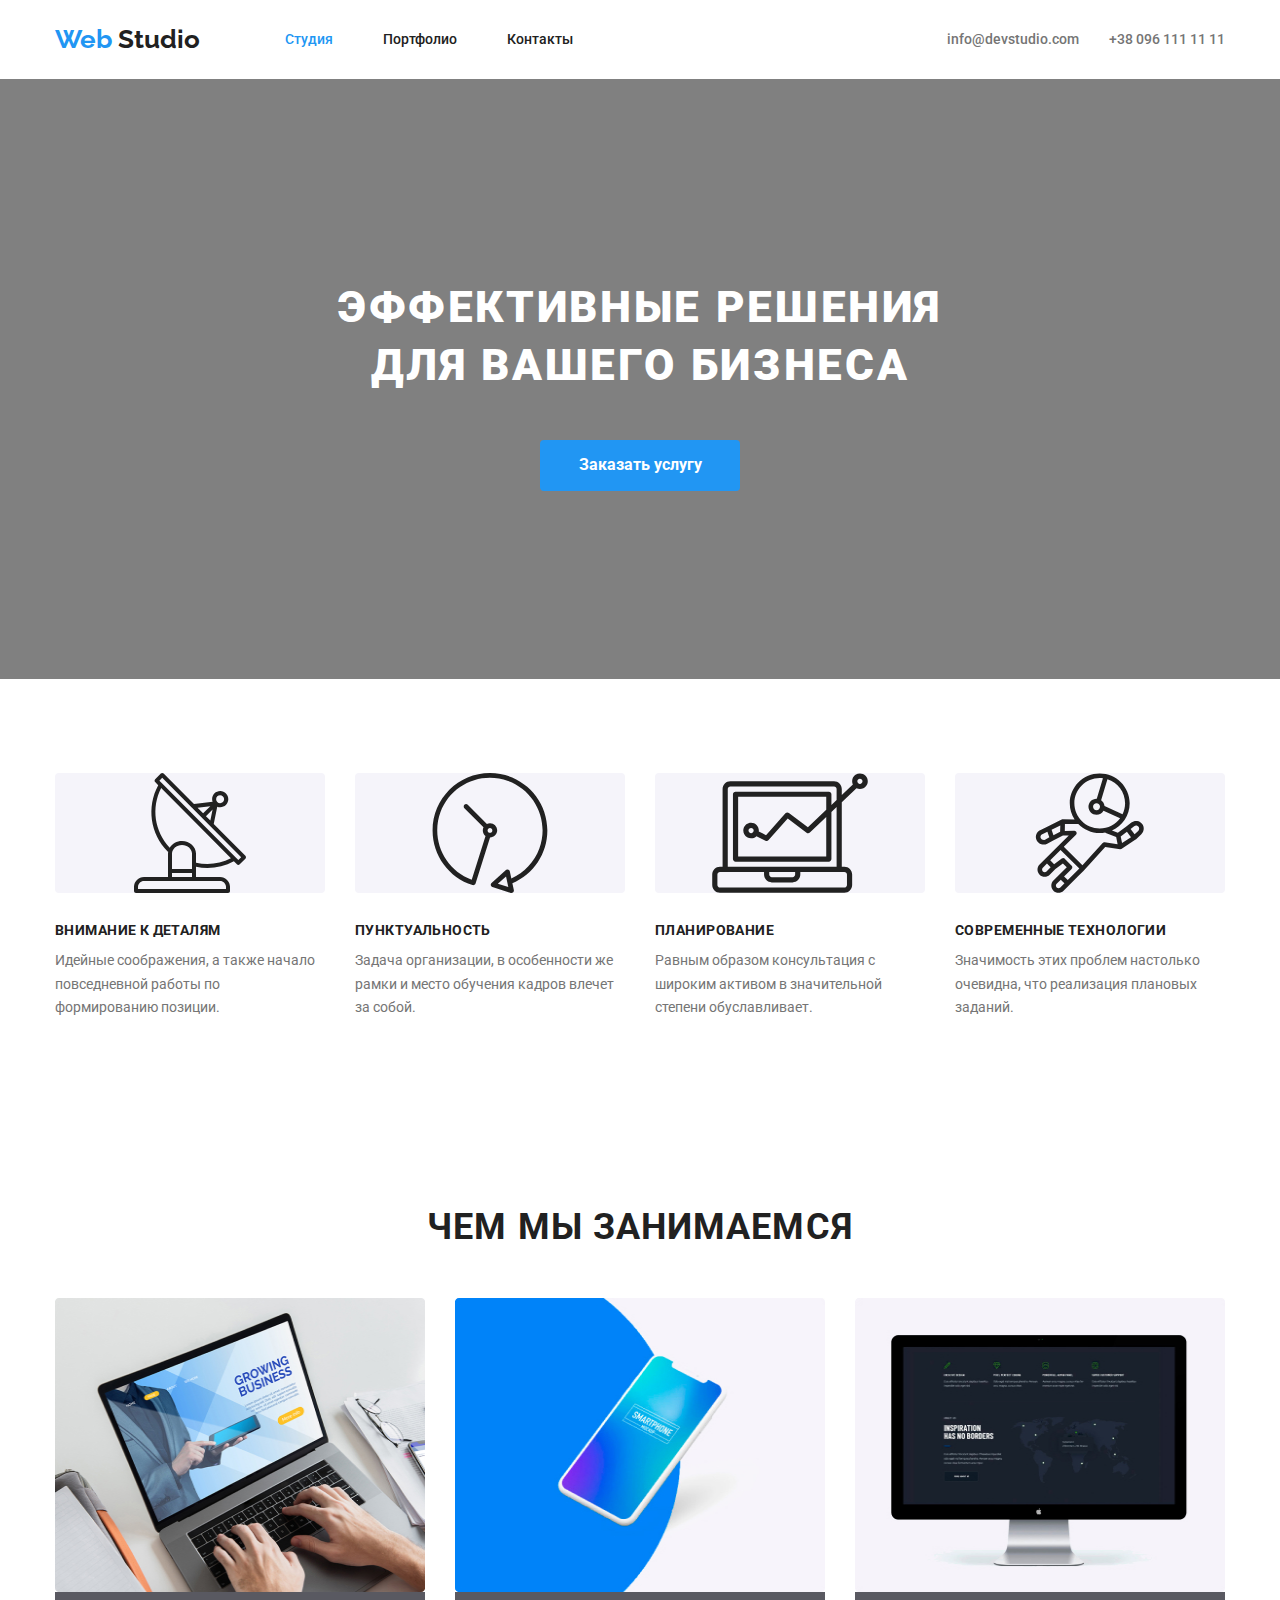
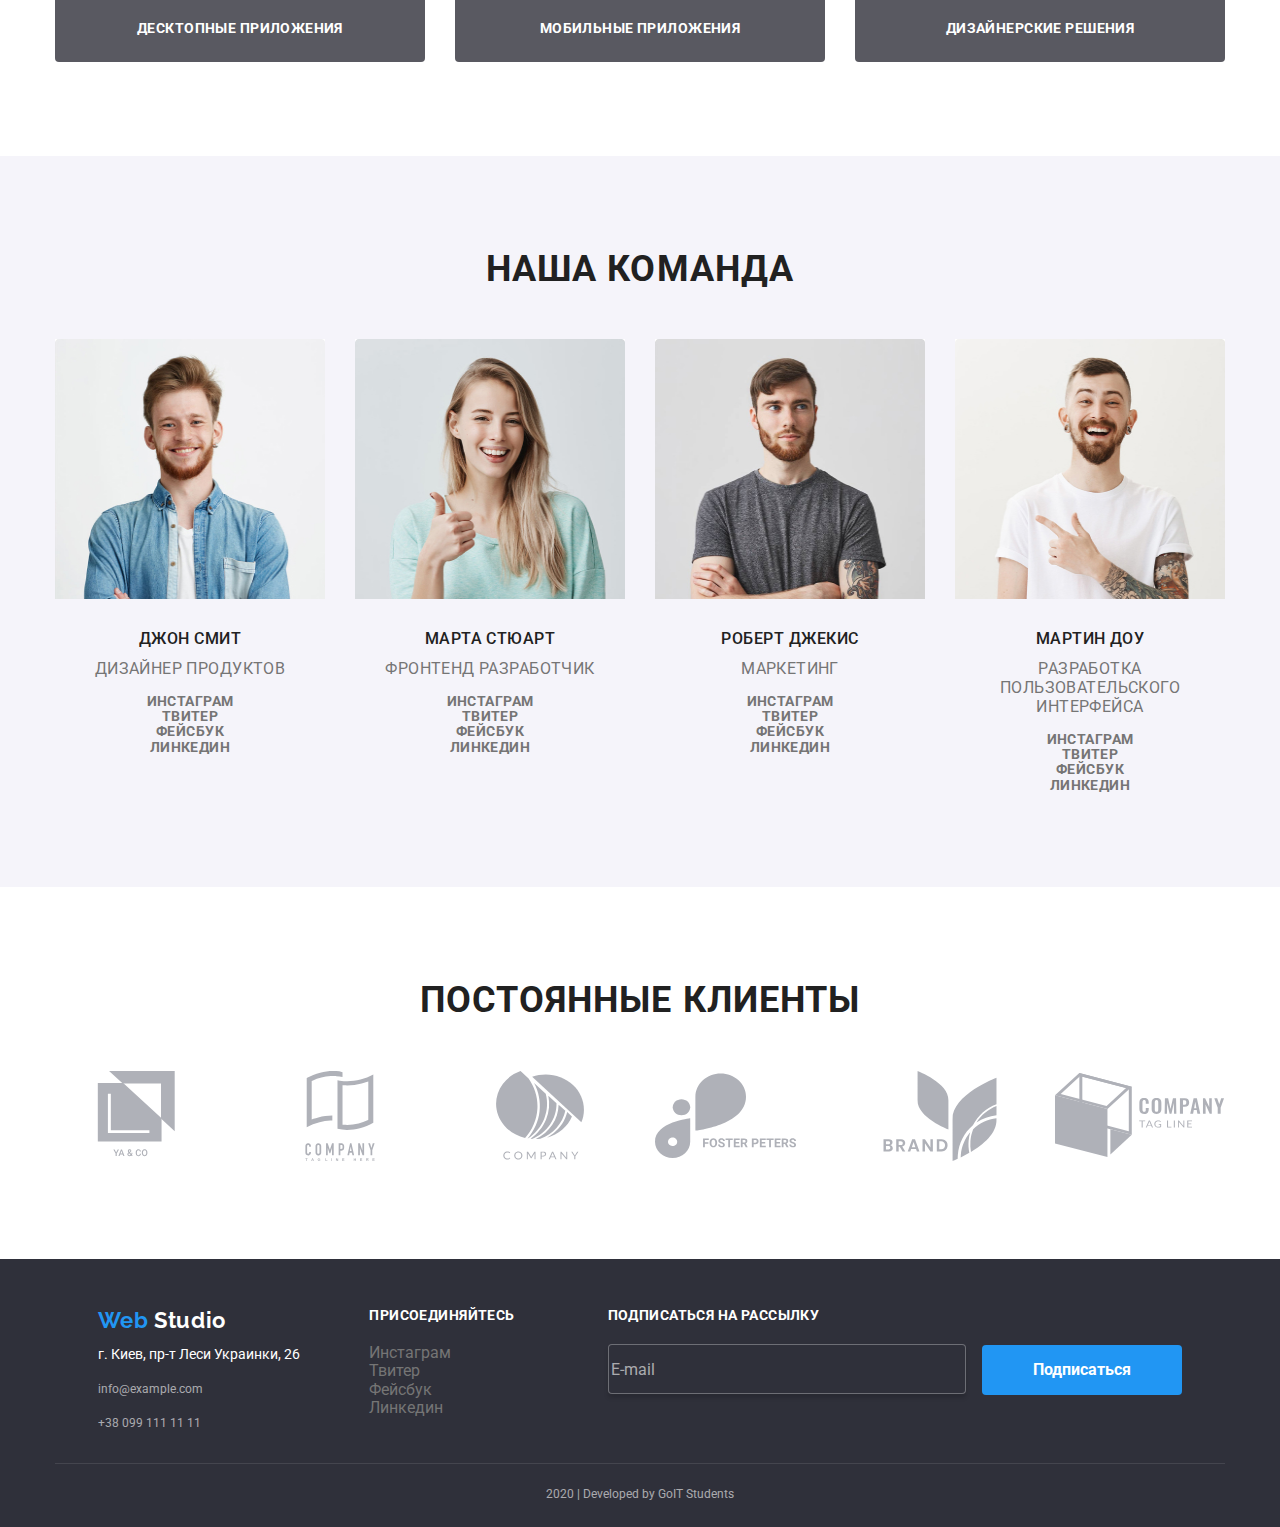
<file: index.html>
<!DOCTYPE html>
<html lang="ru">
  <head>
    <meta charset="UTF-8" />
    <meta name="viewport" content="width=device-width, initial-scale=1.0" />
    <title>Web Studio</title>
    <link
      href="https://fonts.googleapis.com/css2?family=Raleway:wght@700&family=Roboto:wght@500;700;900&display=swap"
      rel="stylesheet"
    />
    <link
      rel="stylesheet"
      href="https://cdnjs.cloudflare.com/ajax/libs/modern-normalize/0.6.0/modern-normalize.min.css"
    />
    <link rel="stylesheet" href="./style.css" />
  </head>
  <body class="body">
    <!-- website head -->
    <header class="page-header">
     
      <div class="container">
         <nav class="logo">
        <a href="./index.html" class="section-logo">
          <span class="web-logo"> Web</span> Studio
        </a>
      </nav>
        <ul class="site-nav list">
          <li class="menu__li active item" data-menuanchor="firstPage">
            <a href="#" class="link">Студия</a>
          </li>
          <li class="item">
            <a href="./portfolio.html" class="link">Портфолио</a>
          </li>
          <li class="item"><a href="" class="link">Контакты</a></li>
                          </ul>
</nav>
<div class="conteiner-info">
  <ul class="info-title list">
          <li class="item">
            <a href="mailto:info@devstudio.com ">info@devstudio.com</a>
          </li>
          <li class="item">
            <a href="tel:+380961111111"> +38 096 111 11 11</a>
          </li>
        </ul>
      </div>
        
        
      </div>
    </header>
    <!-- section one  -->
    <main>
    <section class="section-one">
      <div class="container-one">
        
          <h1 class="heading">
        эффективные решения <br>
        для вашего бизнеса
      </h1>
        
      <a href="" class="button">Заказать услугу</a>
      </div>
    
    </section>
    <!-- section too -->
    <section class="section-too ">
      <div class="container-too">
      <ul class="list list-item">
        <li class="item ">
          <a href="" class="link"
            ><img src="./img/antenka.svg" class="border-picteres" alt="Антена"
          /></a>

          <h2 class="section-title">Внимание к деталям</h2>
          <p class="desk">
            Идейные соображения, а также начало повседневной работы по
            формированию позиции.
          </p>
        </li>
        <li class="item">
          <a href="" class="link"> <img src="./img/clok.svg" class="border-picteres" alt="Часы" /></a>

          <h3 class="section-title">Пунктуальность</h3>
          <p class="desk">
            Задача организации, в особенности же рамки и место обучения кадров
            влечет за собой.
          </p>
        </li>
        <li class="item">
          <a href="" class="link "> <img src="./img/comp.svg" class="border-picteres" alt="Комп" /></a>

          <h3 class="section-title">Планирование</h3>
          <p class="desk">
            Равным образом консультация с широким активом в значительной степени
            обуславливает.
          </p>
        </li>
        <li class="item">
          <a href="" class="link"><img src="./img/robot.svg" class="border-picteres" alt="Робот" /></a>

          <h3 class="section-title">Современные технологии</h3>
          <p class="desk">
            Значимость этих проблем настолько очевидна, что реализация плановых
            заданий.
          </p>
        </li>
      </ul>
      </div>
    </section>
    <!-- What are we doing -->
    <section class="applications">
      <div class="cotainer-applications">
<h2 class="section-title caption">Чем мы занимаемся</h2>
<ul class="list caption-item">
  <li class="item">
    <img src="./img/1.jpg" class="img" alt="ноутбук" width="370" height="294" />
    <p class="list-section"><a href="" class="caption-text"> Десктопные приложения</a></p>
  </li>
  <li class="item">
    <img src="./img/2.jpg" class="img" alt="мобильный" width="370" height="294" />
    <p class="list-section"><a href="" class="caption-text">Мобильные приложения</a></p>
  </li>
  <li class="item">
    <img src="./img/3.jpg" class="img" alt="монитор" width="370" height="294" />
    <p class="list-section"><a href="" class="caption-text">Дизайнерские решения</a></p>
  </li>
</ul>
      </div>
      
    </section>
    <!--our team -->
    <section class="section-team">
      <div class="container-team">
<h2 class="section-title caption">Наша команда</h2>
<ul class="section-title list team-item">
  <li class="item">
    <img src="./img/Джонсмит.jpg" class="img" alt="Джон Смит" width="270" height="260" />
    <h3 class="section-title name-section">Джон Смит</h3>
    <p class="subtitle">Дизайнер продуктов</p>
    <ul class="list link">
      <li>
        <a href="" class="link color" aria-label="ссылка на Инстаграм">Инстаграм</a>
      </li>
      <li>
        <a href="" class="link color" aria-label="ссылка на Твитер">Твитер</a>
      </li>
      <li>
        <a href="" class="link color" aria-label="ссылка на Фейсбук ">Фейсбук</a>
      </li>
      <li>
        <a href="" class="link color" aria-label="ссылка на Линкеди">Линкедин</a>
      </li>
    </ul>
  </li>
  <li class="item">
    <img src="./img/марта.jpg" class="img" alt="Марта Стюарт" width="270" height="260" />
    <h3 class="section-title name-section">Марта Стюарт</h3>
    <p class="subtitle">Фронтенд Разработчик</p>
    <ul class="list">
      <li>
        <a href="" class="link color" aria-label="ссылка на Инстаграм">Инстаграм</a>
      </li>
      <li>
        <a href="" class="link color" aria-label="ссылка на Твитер">Твитер</a>
      </li>
      <li>
        <a href="" class="link color" aria-label="ссылка на Фейсбук ">Фейсбук</a>
      </li>
      <li>
        <a href="" class="link color" aria-label="ссылка на Линкеди">Линкедин</a>
      </li>
    </ul>
  </li>
  <li class="item">
    <img src="./img/роберт.jpg" class="img" alt="Роберт Джекис" width="270" height="260" />

    <h3 class="section-title name-section">Роберт Джекис</h3>
    <p class="subtitle">Маркетинг</p>
    <ul class="list">
      <li>
        <a href="" class="link color" aria-label="ссылка на Инстаграм">Инстаграм</a>
      </li>
      <li>
        <a href="" class="link color" aria-label="ссылка на Твитер">Твитер</a>
      </li>
      <li>
        <a href="" class="link color" aria-label="ссылка на Фейсбук ">Фейсбук</a>
      </li>
      <li>
        <a href="" class="link color" aria-label="ссылка на Линкеди">Линкедин</a>
      </li>
    </ul>
  </li>
  <li class="item">
    <img src="./img/мартин.jpg" class="img" alt="Мартин Доу" width="270" height="260" />
    <h3 class="section-title name-section">Мартин Доу</h3>
    <p class="subtitle">Разработка <br> пользовательского интерфейса</p>

    <ul class="list ">
      <li>
        <a href="" class="link color" aria-label="ссылка на Инстаграм">Инстаграм</a>
      </li>
      <li>
        <a href="" class="link color" aria-label="ссылка на Твитер">Твитер</a>
      </li>
      <li>
        <a href="" class="link color" aria-label="ссылка на Фейсбук ">Фейсбук</a>
      </li>
      <li>
        <a href="" class="link color" aria-label="ссылка на Линкеди">Линкедин</a>
      </li>
    </ul>
  </li>
</ul>
      </div>
      
    </section>
    <!-- Regular customers -->
    <section class="Regular-customers" >
      <div class="container-costumers">
                   <h2 class=" section-title caption" >Постоянные клиенты</h2>
              <ul class=" list ">
        <li class="regular item">
          <a href="" class="link"
            ><img src="./img/logo1.svg" width="170" height="90" alt="YA & CO"
          /></a>
        </li>
        <li class="regular item">
          <a href="" class="link"
            ><img src="./img/logo2.svg" width="170" height="90" alt="Company tagline here"
          /></a>
        </li>
        <li class="regular item">
          <a href="" class="link"
            ><img src="./img/logo3.svg" width="170" height="90" alt="company"
          /></a>
        </li>
        <li class="regular item">
          <a href="" class="link"
            ><img src="./img/logo4.svg" width="170" height="90" alt="Foster peters"
          /></a>
        </li>
        <li class="regular item">
          <a href="" class="link"><img src="./img/logo5.svg" width="170" height="90" alt="Brand" /></a>
        </li>
        <li class="regular item">
          <a href="" class="link"
            ><img src="./img/logo6.svg" width="170" height="90" alt="company nag line"
          /></a>
        </li>
      </ul>
      </div>
    </section>
    </main>
     
    <!--footer  -->
    <footer class="footer">
      <div class="container-footer">
        <div class="footer-main">
<div class="block-adress" >
  <a href="" class="footer-logo">
    <span class="web-logo"> Web</span> Studio</a>
  <address class="adress-item">
    <p class="adres text">г. Киев, пр-т Леси Украинки, 26</p>
    <p><a href="" class="adres-title link">info@example.com</a></p>
    <p><a href="" class="adres-title link">+38 099 111 11 11</a></p>
  </address>
</div>
<div class="block-join">
  <p class="join-in">присоединяйтесь</p>
  <ul class=" list">
    <li>
      <a href="" class="link color" aria-label="ссылка на Инстаграм">Инстаграм</a>
    </li>
    <li>
      <a href="" class="link color" aria-label="ссылка на Твитер">Твитер</a>
    </li>
    <li>
      <a href="" class="link color" aria-label="ссылка на Фейсбук ">Фейсбук</a>
    </li>
    <li>
      <a href="" class="link color" aria-label="ссылка на Линкеди">Линкедин</a>
    </li>
  </ul>
</div>
<div>

  <p class="join-in text">подписаться на рассылку</p>

  <input name="E-mail" class="input" type="text" value="E-mail" />
  <a href="" class="button">Подписаться</a>
</div>
        </div>
       
  
    <div class="copirate">
           <p class="adres-title">2020 | Developed by GoIT Students</p>
      </div>
  </div>
    </footer>
  </body>
</html>
</file>
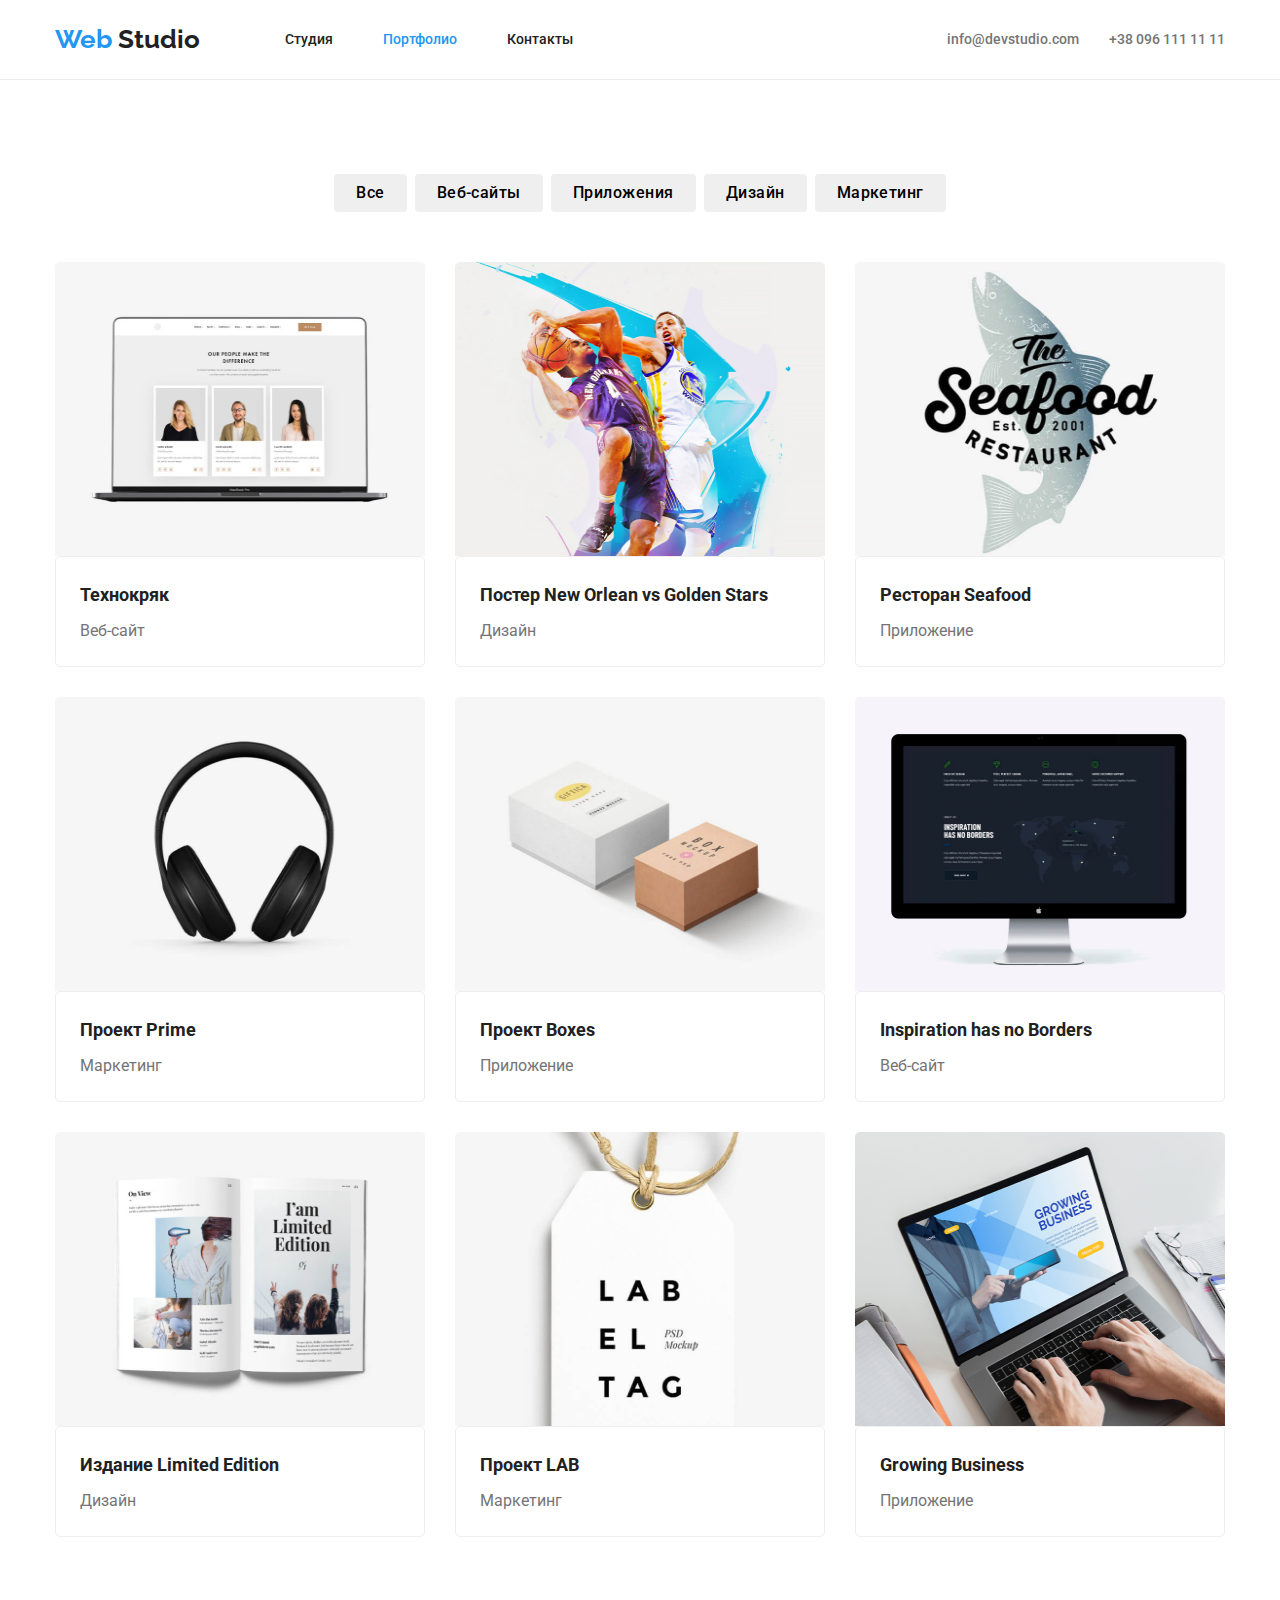
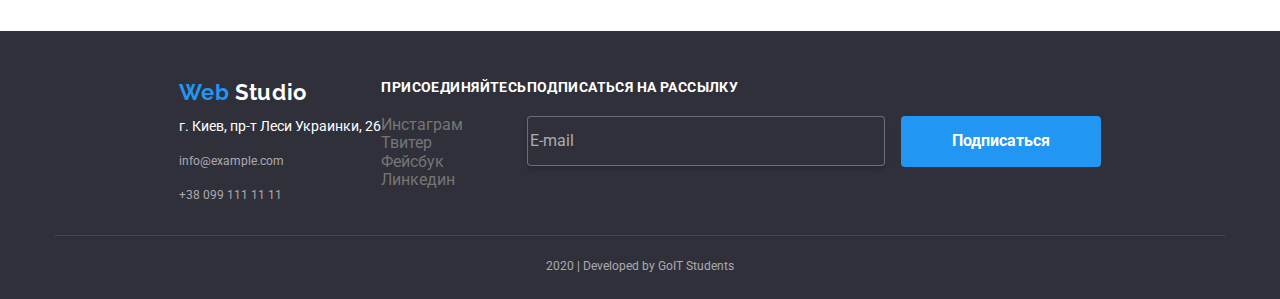
<file: portfolio.html>
<!DOCTYPE html>
<html lang="ru">
  <head>
    <meta charset="UTF-8" />
    <meta name="viewport" content="width=device-width, initial-scale=1.0" />
    <title>Web Studio</title>
    <link
      href="https://fonts.googleapis.com/css2?family=Raleway:wght@700&family=Roboto:wght@500;700;900&display=swap"
      rel="stylesheet"
    />
    <link
      rel="stylesheet"
      href="https://cdnjs.cloudflare.com/ajax/libs/modern-normalize/0.6.0/modern-normalize.min.css"
    />

    <link rel="stylesheet" href="./style.css" />
  </head>
  <body class="body">
    <!-- website head -->
    <header class="page-header">
      <div class="container">
        <nav class="logo">
          <a href="./index.html" class="section-logo">
            <span class="web-logo"> Web</span> Studio
          </a>
        </nav>
        <ul class="site-nav list">
          <li class="item" data-menuanchor="firstPage">
            <a href="./index.html" class="link">Студия</a>
          </li>
          <li class="menu__li active item" data-menuanchor="secondpage">
            <a href="./portfolio.html" class="link">Портфолио</a>
          </li>
          <li class="item"><a href="" class="link">Контакты</a></li>
        </ul>
        <div class="conteiner-info">
          <ul class="info-title list">
            <li class="item">
              <a href="mailto:info@devstudio.com ">info@devstudio.com</a>
            </li>
            <li class="item">
              <a href="tel:+380961111111"> +38 096 111 11 11</a>
            </li>
          </ul>
        </div>
      </div>
    </header>
    <main>
      <!-- button -->
      <section class="border">
        <ul class="list container-button">
          <li class="button-item">
            <button type="button" class="button-portfolio">Все</button>
          </li>
          <li class="button-item">
            <button type="button" class="button-portfolio">
              Веб-сайты
            </button>
          </li>
          <li class="button-item">
            <button type="button" class="button-portfolio">
              Приложения
            </button>
          </li>
          <li class="button-item">
            <button type="button" class="button-portfolio">
              Дизайн
            </button>
          </li>
          <li class="button-item">
            <button type="button" class="button-portfolio">
              Маркетинг
            </button>
          </li>
        </ul>
        <ul class="decoration-list">
          <li class="list item">
            <a href="">
              <img
                src="./img/port1.jpg"
                class="img"
                width="370"
                height="294"
                alt=""
              />
              <div class="portfolio-text">
                <h2 class="h-title">Технокряк</h2>
                <p class="p-title">Веб-сайт</p>
                <!-- <p class="p-title">
                Технокряк это современная площадка распространения коронавируса.
                Компании используют эту платформу для цифрового шпионажа и атак
                на защищённые сервера конкурентов.
              </p> -->
              </div>
            </a>
          </li>
          <li class="list item">
            <a href="" class="decoration">
              <img
                src="./img/port2.jpg"
                class="img"
                width="370"
                height="294"
                alt=""
              />
              <div class="portfolio-text">
                <h2 class="h-title">Постер New Orlean vs Golden Stars</h2>
                <p class="p-title">Дизайн</p>
                <!-- <p class="p-title">
                Технокряк это современная площадка распространения коронавируса.
                Компании используют эту платформу для цифрового шпионажа и атак
                на защищённые сервера конкурентов.
              </p> -->
              </div>
            </a>
          </li>
          <li class="list item">
            <a href="" class="decoration">
              <img
                src="./img/port3.jpg"
                class="img"
                width="370"
                height="294"
                alt=""
                width="380"
                height="294"
              />
              <div class="portfolio-text">
                <h2 class="h-title">Ресторан Seafood</h2>
                <p class="p-title">Приложение</p>
                <!-- <p class="p-title">
                Технокряк это современная площадка распространения коронавируса.
                Компании используют эту платформу для цифрового шпионажа и атак
                на защищённые сервера конкурентов.
              </p> -->
              </div>
            </a>
          </li>
          <li class="list item">
            <a href="" class="decoration">
              <img
                src="./img/port4.jpg"
                class="img"
                alt=""
                width="370"
                height="294"
              />
              <div class="portfolio-text">
                <h2 class="h-title">Проект Prime</h2>
                <p class="p-title">Маркетинг</p>
                <!-- <p class="p-title">
                Технокряк это современная площадка распространения коронавируса.
                Компании используют эту платформу для цифрового шпионажа и атак
                на защищённые сервера конкурентов.
              </p> -->
              </div>
            </a>
          </li>
          <li class="list item">
            <a href="" class="decoration">
              <img
                src="./img/port5.jpg"
                class="img"
                alt=""
                width="370"
                height="294"
              />

              <div class="portfolio-text">
                <h2 class="h-title">Проект Boxes</h2>
                <p class="p-title">Приложение</p>
                <!-- <p class="p-title">
                Технокряк это современная площадка распространения коронавируса.
                Компании используют эту платформу для цифрового шпионажа и атак
                на защищённые сервера конкурентов.
              </p> -->
              </div>
            </a>
          </li>
          <li class="list item">
            <a href="" class="decoration">
              <img
                src="./img/port6.jpg"
                class="img"
                alt=""
                width="370"
                height="294"
              />

              <div class="portfolio-text">
                <h2 class="h-title">Inspiration has no Borders</h2>
                <p class="p-title">Веб-сайт</p>
                <!-- <p class="p-title">
                Технокряк это современная площадка распространения коронавируса.
                Компании используют эту платформу для цифрового шпионажа и атак
                на защищённые сервера конкурентов.
              </p> -->
              </div>
            </a>
          </li>
          <li class="list item">
            <a href="" class="decoration">
              <img
                src="./img/port7.jpg"
                class="img"
                alt=""
                width="370"
                height="294"
              />

              <div class="portfolio-text">
                <h2 class="h-title">Издание Limited Edition</h2>
                <p class="p-title">Дизайн</p>
                <!-- <p class="p-title">
                Технокряк это современная площадка распространения коронавируса.
                Компании используют эту платформу для цифрового шпионажа и атак
                на защищённые сервера конкурентов.
              </p> -->
              </div>
            </a>
          </li>
          <li class="list item">
            <a href="" class="decoration">
              <img
                src="./img/port8.jpg"
                class="img"
                alt=""
                width="370"
                height="294"
              />

              <div class="portfolio-text">
                <h2 class="h-title">Проект LAB</h2>
                <p class="p-title">Маркетинг</p>
                <!-- <p class="p-title">
                Технокряк это современная площадка распространения коронавируса.
                Компании используют эту платформу для цифрового шпионажа и атак
                на защищённые сервера конкурентов.
              </p> -->
              </div>
            </a>
          </li>
          <li class="list item">
            <a href="" class="decoration">
              <img
                src="./img/port9.jpg"
                class="img"
                alt=""
                width="370"
                height="294"
              />

              <div class="portfolio-text">
                <h2 class="h-title">Growing Business</h2>
                <p class="p-title">Приложение</p>
                <!-- <p class="p-title">
                Технокряк это современная площадка распространения коронавируса.
                Компании используют эту платформу для цифрового шпионажа и атак
                на защищённые сервера конкурентов.
              </p> -->
              </div>
            </a>
          </li>
        </ul>
      </section>
    </main>
    <!-- footer -->
    <footer class="footer">
      <div class="container-footer">
        <div class="footer-main">
          <div>
            <a href="" class="footer-logo">
              <span class="web-logo"> Web</span> Studio</a
            >
            <address class="adress-item">
              <p class="adres text">г. Киев, пр-т Леси Украинки, 26</p>
              <p><a href="" class="adres-title link">info@example.com</a></p>
              <p><a href="" class="adres-title link">+38 099 111 11 11</a></p>
            </address>
          </div>
          <div>
            <p class="join-in">присоединяйтесь</p>
            <ul class="list">
              <li>
                <a href="" class="link color" aria-label="ссылка на Инстаграм"
                  >Инстаграм</a
                >
              </li>
              <li>
                <a href="" class="link color" aria-label="ссылка на Твитер"
                  >Твитер</a
                >
              </li>
              <li>
                <a href="" class="link color" aria-label="ссылка на Фейсбук "
                  >Фейсбук</a
                >
              </li>
              <li>
                <a href="" class="link color" aria-label="ссылка на Линкеди"
                  >Линкедин</a
                >
              </li>
            </ul>
          </div>
          <div>
            <p class="join-in text">подписаться на рассылку</p>

            <input name="E-mail" class="input" type="text" value="E-mail" />
            <a href="" class="button">Подписаться</a>
          </div>
        </div>

        <div class="copirate">
          <p class="adres-title">2020 | Developed by GoIT Students</p>
        </div>
      </div>
    </footer>
  </body>
</html>
</file>
<file: style.css>
:root {
  --primary-text-color: #757575;
  --second-color: #212121;
  --begraund-color: #ffffff;
  --akcent-color: #2196f3;
  --baground-color-second: #f5f4fa;
  --info-color: rgba(255, 255, 255, 0.6);
  --foter-color: #2f303a;
}

body {
  background-color: var(--begraund-color);
  color: var(--primary-text-color);
  font-family: Roboto, sans-serif;
  font-style: normal;
}

/* section head */

.list {
  list-style: none;
  margin: 0;
  padding: 0;
}

.page-header {
  background-color: white;
}

.page-line {
  border-bottom: 1px solid #ececec;
}

.page-header .container {
  width: 1200px;
  margin-left: auto;
  margin-right: auto;
  display: flex;
  align-items: center;
  padding-left: 15px;
  padding-right: 15px;
  font-weight: 500;
  font-size: 14px;
  line-height: 1.1;
}

.conteiner-info {
  margin-left: auto;
}

.section-logo {
  color: var(--second-color);
  text-decoration: none;
  font-family: Raleway;
  font-weight: bold;
  font-size: 26px;
  line-height: 1.2;
}

.web-logo {
  color: var(--akcent-color);
}

.logo {
  margin-right: 85px;
}

.site-nav {
  display: flex;
  padding: 0;
  padding-top: 32px;
  padding-bottom: 32px;
}

.site-nav .item + .item {
  margin-left: 50px;
}

.site-nav .link {
  color: var(--second-color);
  text-decoration: none;
}

.link .site-nav:hover,
.link .site-nav:focus {
  color: var(--akcent-color);
}

.info-title a {
  color: var(--primary-text-color);
  text-decoration: none;
}

.info-title {
  display: flex;
  padding: 0;
}

.info-item {
  margin-left: auto;
}
.info-title .item + .item {
  margin-left: 30px;
}

.info-title a:hover,
.info-title a:focus {
  color: var(--akcent-color);
}

.menu__li.active a {
  color: var(--akcent-color);
}

/* section 0ne */

.section-one .container-one {
  color: var(--begraund-color);
  width: 1200px;
  margin-left: auto;
  margin-right: auto;
  padding-left: 15px;
  padding-right: 15px;
  text-align: center;
  padding-top: 200px;
}

.section-one {
  background-color: gray;
  height: 600px;
}

.heading {
  margin-top: 0px;
  margin-bottom: 46px;
  font-weight: 900;
  font-size: 44px;
  line-height: 1.3;
  letter-spacing: 0.06em;
  text-transform: uppercase;
}

/* section too */

.section-too .container-too {
  margin-left: auto;
  margin-right: auto;
  margin-top: 0;
  margin-bottom: 0;

  width: 1200px;
  padding-left: 15px;
  padding-right: 15px;
}

.border-picteres {
  width: 270px;
  height: 120px;
  background: #f5f4fa;
  border-radius: 4px;
  display: block;
  margin-bottom: 30px;
}

.border-picteres:focus,
.border-picteres:hover {
  background-color: var(--akcent-color);
}

.section-title {
  color: var(--second-color);
  font-weight: bold;
  font-size: 14px;
  line-height: 1.1;
  margin-top: 0;
  margin-bottom: 10px;
  letter-spacing: 0.03em;
  text-transform: uppercase;
}

.section-too {
  font-size: 14px;
  line-height: 1.7;
  padding-top: 94px;
  padding-bottom: 94px;
}

.link:hover,
.link:focus {
  color: var(--akcent-color);
  text-decoration: none;
}

.desk {
  font-size: 14px;
  line-height: 1.7;
  margin: 0;
}

.list-item {
  display: flex;
  justify-content: center;
  padding: 0;
}

.item + .item {
  margin-left: 30px;
}

.button {
  background-color: var(--akcent-color);
  color: var(--begraund-color);
  border: 1px solid transparent;
  padding: 10px 32px;
  border-radius: 4px;
  font-size: 16px;
  font-weight: bold;
  line-height: 1.8;
  text-align: center;
  text-decoration: none;
  min-width: 200px;
  display: inline-block;
}

/*  What are we doing */

.applications {
  padding-bottom: 94px;
  padding-top: 94px;
}

.cotainer-applications {
  margin-left: auto;
  margin-right: auto;
  margin-top: 0;
  width: 1200px;
  display: block;
  padding-left: 15px;
  padding-right: 15px;
}

.caption-item {
  flex-wrap: wrap;
  display: flex;
  padding: 0;
}

.img {
  display: block;
}

.caption {
  font-weight: bold;
  font-size: 36px;
  line-height: 1.1;
  text-align: center;
  margin-top: 0;
  margin-bottom: 50px;
  padding: 0;
}

.caption-text {
  color: var(--begraund-color);
  text-decoration: none;
  font-size: 14px;
  line-height: 1.1;
  font-weight: bold;
  align-items: center;
  letter-spacing: 0.03em;
  text-transform: uppercase;
}

.list-section {
  background-color: rgba(47, 48, 58, 0.8);
  border-radius: 0px 0px 4px 4px;
  margin: 0;
  width: 370px;
  height: 70px;
  text-align: center;
  padding-top: 0;
  padding: 27px 82px;
}

/* team */

.section-team .container-team {
  width: 1200px;
  padding-left: 15px;
  padding-right: 15px;
  margin-left: auto;
  margin-right: auto;
}

.container-team .list {
  text-align: center;
}

.team-item {
  padding: 0;
  display: flex;
  justify-content: center;
  margin: 0;
}

.section-team {
  font-size: 16px;
  line-height: 1.2;
  background-color: var(--baground-color-second);
  padding-top: 94px;
  padding-bottom: 94px;
}

.name-section {
  font-weight: 500;
  font-size: 16px;
  line-height: 1.2;
  text-align: center;
  margin-bottom: 10px;
  margin-top: 30px;
}

.subtitle {
  font-weight: normal;
  font-size: 16px;
  line-height: 19px;
  color: var(--primary-text-color);
  text-align: center;
  margin-top: 0;
  margin-bottom: 16x;
}

.color {
  color: var(--primary-text-color);
  text-decoration: none;
}

/* Regular customers */

.Regular-customers {
  padding-bottom: 94px;
  padding-top: 94px;
}

.Regular-customers .container-costumers {
  width: 1200px;
  margin-left: auto;
  margin-right: auto;

  padding-left: 15px;
  padding-right: 15px;
}

.container-costumers .list {
  display: flex;
  justify-content: space-between;
}

.regular:hover {
  background-color: var(--akcent-color);
}

/* footer */

.footer {
  background-color: var(--foter-color);
  padding-top: 48px;
}

.block-adress {
  margin-right: 69px;
}

.block-join {
  margin-right: 93px;
}

.container-footer {
  width: 1200px;
  margin-left: auto;
  margin-right: auto;
  padding-left: 15px;
  padding-right: 15px;
}

.footer-main {
  display: flex;
  margin-bottom: 28px;
  justify-content: center;
}

.copirate {
  border-top: 1px solid rgba(255, 255, 255, 0.1);
}

.footer-info {
  padding-left: 0;
  padding-top: 48px;
  padding-bottom: 88px;
}

.text {
  font-size: 14px;
  line-height: 1.7;
  color: var(--begraund-color);
}

.adress-item p {
  margin: 0;
  padding: 0;
  margin-top: 10px;
  font-family: Roboto;
  font-style: normal;
}

.footer-logo {
  color: var(--begraund-color);
  text-decoration: none;
  font-family: Raleway;
  font-weight: bold;
  font-size: 22px;
  line-height: 1.2;
  letter-spacing: 0.03em;
}

.join-in {
  color: var(--begraund-color);
  margin: 0;
  letter-spacing: 0.03em;
  text-transform: uppercase;
  margin-bottom: 21px;
  font-style: normal;
  font-weight: bold;
  font-size: 14px;
  line-height: 16px;
}

.button-intem {
  padding-left: 160px;
  padding-top: 48px;
  padding-bottom: 88px;
}

.adres-title {
  color: var(--info-color);
  font-size: 12px;
  line-height: 2;
  text-decoration: none;
  padding-top: 18px;
  padding-bottom: 21px;
  text-align: center;
  margin-left: auto;
  margin-right: auto;
  margin: 0;
}

.input {
  border: 1px solid rgba(255, 255, 255, 0.3);
  box-sizing: border-box;
  box-shadow: 0px 4px 4px rgba(0, 0, 0, 0.15);
  border-radius: 4px;
  width: 358px;
  height: 50px;
  margin-right: 12px;
  background-color: #2f303a;
  color: rgba(255, 255, 255, 0.6);
}

/* Portfolio html page ********************************************************************************** */

.container-button {
  display: flex;
  flex-wrap: wrap;
  margin-left: auto;
  margin-right: auto;
  margin-bottom: 50px;
  padding-left: 15px;
  padding-right: 15px;
  width: 1200px;
  justify-content: center;
}

.button-portfolio {
  padding: 6px 22px;
  border-radius: 4px;
  border: none;
  font-weight: 500;
  font-size: 16px;
  line-height: 1.63;
  letter-spacing: 0.03em;
}

.button-item + .button-item {
  margin-left: 8px;
}

.decoration-list li:nth-last-child(-n + 3) {
  margin-bottom: 0;
}

.decoration-list {
  width: 1200px;
  display: flex;
  flex-wrap: wrap;
  margin: 0;
  padding: 0;
  margin-left: auto;
  margin-right: auto;
  padding-left: 15px;
  padding-right: 15px;
}

.decoration-list li:nth-child(3n + 4) {
  margin-left: 0;
}

.decoration-list a {
  text-decoration: none;
}

.decoration-list .item {
  margin-bottom: 30px;
}

.portfolio-text {
  padding-left: 24px;
  padding-right: 24px;
  padding-bottom: 20px;
  background: #ffffff;
  border: 1px solid #eeeeee;
  box-sizing: border-box;
  border-radius: 5px;
  width: 370px;
}

.decoration .button-portfolio:hover,
.button-portfolio:focus {
  color: var(--begraund-color);
  background-color: var(--akcent-color);
}

.h-title {
  font-weight: bold;
  font-size: 18px;
  line-height: 2;
  color: var(--second-color);
  margin: 0;
  margin-bottom: 4px;
  padding-top: 20px;
}

.p-title {
  font-size: 16px;
  line-height: 1.8;
  color: var(--primary-text-color);
  margin: 0;
}

.border {
  border-top: 1px solid #ececec;
  padding-top: 94px;
  padding-bottom: 94px;
}
</file>
